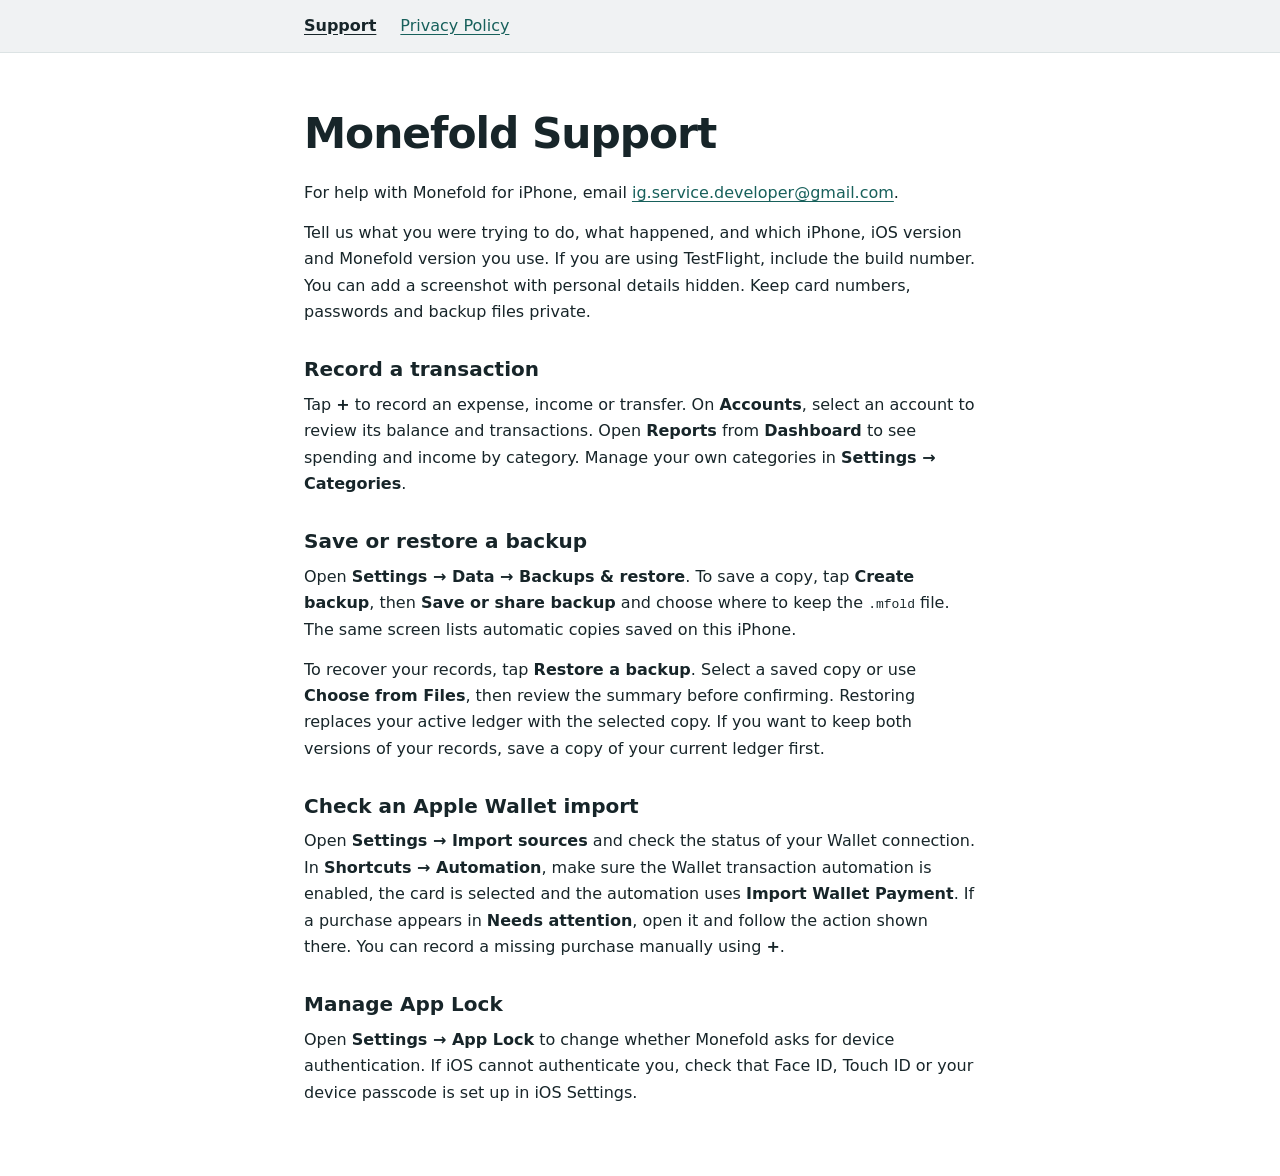
<file: index.html>
<!doctype html>
<html lang="en">
<head>
  <meta charset="utf-8">
  <meta name="viewport" content="width=device-width, initial-scale=1">
  <meta name="description" content="Get help with Monefold for iPhone, backups, and Apple Wallet import.">
  <title>Monefold Support</title>
  <link rel="stylesheet" href="./pages.css">
</head>
<body>
  <header class="site-header">
    <nav class="page-width" aria-label="Monefold pages">
      <a href="./index.html" aria-current="page">Support</a>
      <a href="./privacy.html">Privacy Policy</a>
    </nav>
  </header>
  <main class="page-width">
    <h1>Monefold Support</h1>
    <p>For help with Monefold for iPhone, email <a href="mailto:ig.service.developer@gmail.com">ig.service.developer@gmail.com</a>.</p>
    <p>Tell us what you were trying to do, what happened, and which iPhone, iOS version and Monefold version you use. If you are using TestFlight, include the build number. You can add a screenshot with personal details hidden. Keep card numbers, passwords and backup files private.</p>

    <section>
      <h2>Record a transaction</h2>
      <p>Tap <strong>+</strong> to record an expense, income or transfer. On <strong>Accounts</strong>, select an account to review its balance and transactions. Open <strong>Reports</strong> from <strong>Dashboard</strong> to see spending and income by category. Manage your own categories in <strong>Settings → Categories</strong>.</p>
    </section>

    <section>
      <h2>Save or restore a backup</h2>
      <p>Open <strong>Settings → Data → Backups &amp; restore</strong>. To save a copy, tap <strong>Create backup</strong>, then <strong>Save or share backup</strong> and choose where to keep the <code>.mfold</code> file. The same screen lists automatic copies saved on this iPhone.</p>
      <p>To recover your records, tap <strong>Restore a backup</strong>. Select a saved copy or use <strong>Choose from Files</strong>, then review the summary before confirming. Restoring replaces your active ledger with the selected copy. If you want to keep both versions of your records, save a copy of your current ledger first.</p>
    </section>

    <section>
      <h2>Check an Apple Wallet import</h2>
      <p>Open <strong>Settings → Import sources</strong> and check the status of your Wallet connection. In <strong>Shortcuts → Automation</strong>, make sure the Wallet transaction automation is enabled, the card is selected and the automation uses <strong>Import Wallet Payment</strong>. If a purchase appears in <strong>Needs attention</strong>, open it and follow the action shown there. You can record a missing purchase manually using <strong>+</strong>.</p>
    </section>

    <section>
      <h2>Manage App Lock</h2>
      <p>Open <strong>Settings → App Lock</strong> to change whether Monefold asks for device authentication. If iOS cannot authenticate you, check that Face ID, Touch ID or your device passcode is set up in iOS Settings.</p>
    </section>
  </main>
</body>
</html>
</file>
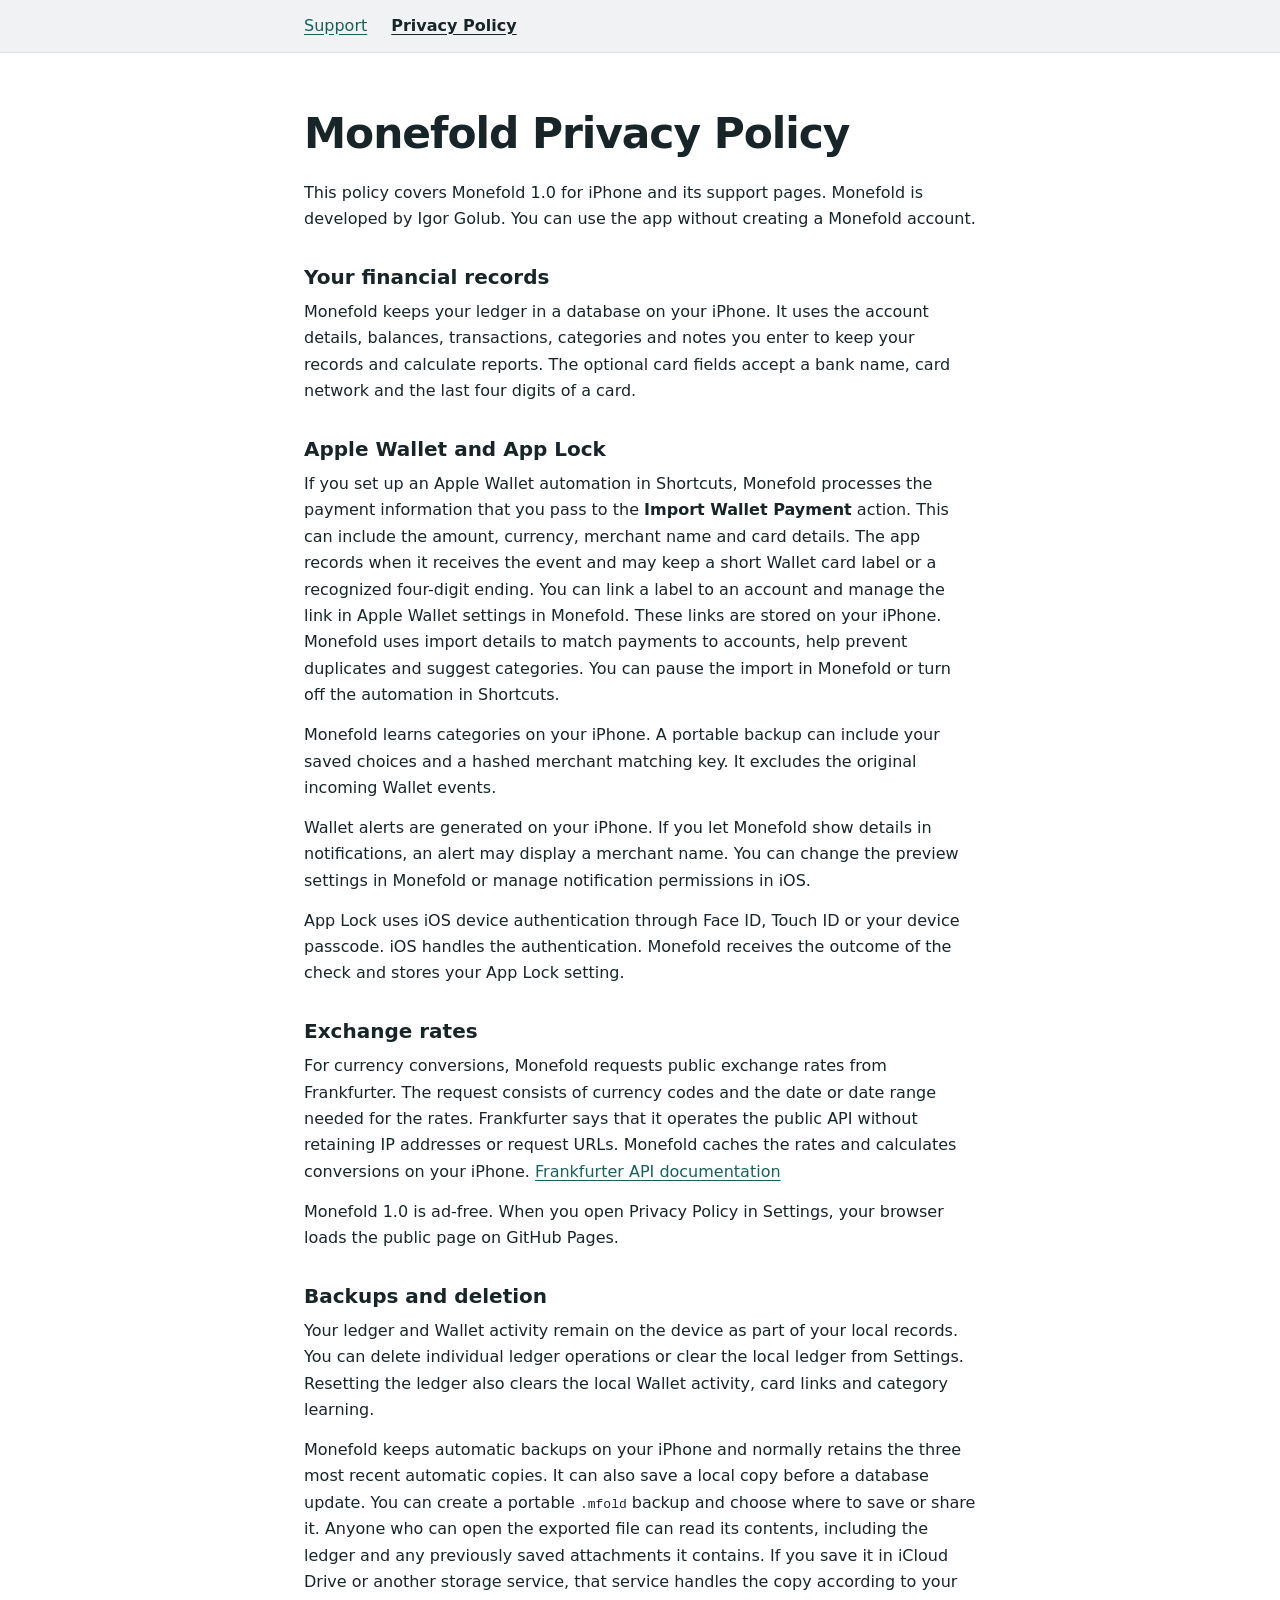
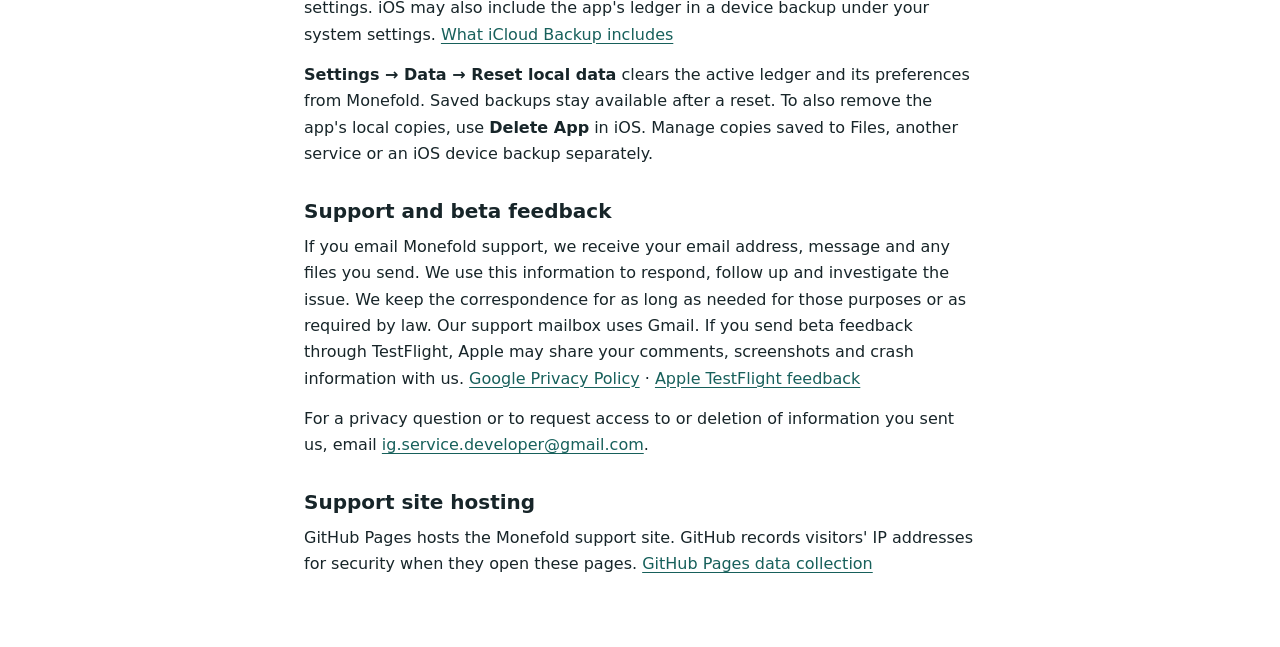
<file: privacy.html>
<!doctype html>
<html lang="en">
<head>
  <meta charset="utf-8">
  <meta name="viewport" content="width=device-width, initial-scale=1">
  <meta name="description" content="How Monefold for iPhone handles your ledger, Apple Wallet imports, backups and support requests.">
  <title>Monefold Privacy Policy</title>
  <link rel="stylesheet" href="./pages.css">
</head>
<body>
  <header class="site-header">
    <nav class="page-width" aria-label="Monefold pages">
      <a href="./index.html">Support</a>
      <a href="./privacy.html" aria-current="page">Privacy Policy</a>
    </nav>
  </header>
  <main class="page-width">
    <h1>Monefold Privacy Policy</h1>
    <p>This policy covers Monefold 1.0 for iPhone and its support pages. Monefold is developed by Igor Golub. You can use the app without creating a Monefold account.</p>

    <section>
      <h2>Your financial records</h2>
      <p>Monefold keeps your ledger in a database on your iPhone. It uses the account details, balances, transactions, categories and notes you enter to keep your records and calculate reports. The optional card fields accept a bank name, card network and the last four digits of a card.</p>
    </section>

    <section>
      <h2>Apple Wallet and App Lock</h2>
      <p>If you set up an Apple Wallet automation in Shortcuts, Monefold processes the payment information that you pass to the <strong>Import Wallet Payment</strong> action. This can include the amount, currency, merchant name and card details. The app records when it receives the event and may keep a short Wallet card label or a recognized four-digit ending. You can link a label to an account and manage the link in Apple Wallet settings in Monefold. These links are stored on your iPhone. Monefold uses import details to match payments to accounts, help prevent duplicates and suggest categories. You can pause the import in Monefold or turn off the automation in Shortcuts.</p>
      <p>Monefold learns categories on your iPhone. A portable backup can include your saved choices and a hashed merchant matching key. It excludes the original incoming Wallet events.</p>
      <p>Wallet alerts are generated on your iPhone. If you let Monefold show details in notifications, an alert may display a merchant name. You can change the preview settings in Monefold or manage notification permissions in iOS.</p>
      <p>App Lock uses iOS device authentication through Face ID, Touch ID or your device passcode. iOS handles the authentication. Monefold receives the outcome of the check and stores your App Lock setting.</p>
    </section>

    <section>
      <h2>Exchange rates</h2>
      <p>For currency conversions, Monefold requests public exchange rates from Frankfurter. The request consists of currency codes and the date or date range needed for the rates. Frankfurter says that it operates the public API without retaining IP addresses or request URLs. Monefold caches the rates and calculates conversions on your iPhone. <a href="https://frankfurter.dev/#faq">Frankfurter API documentation</a></p>
      <p>Monefold 1.0 is ad-free. When you open Privacy Policy in Settings, your browser loads the public page on GitHub Pages.</p>
    </section>

    <section>
      <h2>Backups and deletion</h2>
      <p>Your ledger and Wallet activity remain on the device as part of your local records. You can delete individual ledger operations or clear the local ledger from Settings. Resetting the ledger also clears the local Wallet activity, card links and category learning.</p>
      <p>Monefold keeps automatic backups on your iPhone and normally retains the three most recent automatic copies. It can also save a local copy before a database update. You can create a portable <code>.mfold</code> backup and choose where to save or share it. Anyone who can open the exported file can read its contents, including the ledger and any previously saved attachments it contains. If you save it in iCloud Drive or another storage service, that service handles the copy according to your settings. iOS may also include the app's ledger in a device backup under your system settings. <a href="https://support.apple.com/en-us/108770">What iCloud Backup includes</a></p>
      <p><strong>Settings → Data → Reset local data</strong> clears the active ledger and its preferences from Monefold. Saved backups stay available after a reset. To also remove the app's local copies, use <strong>Delete App</strong> in iOS. Manage copies saved to Files, another service or an iOS device backup separately.</p>
    </section>

    <section>
      <h2>Support and beta feedback</h2>
      <p>If you email Monefold support, we receive your email address, message and any files you send. We use this information to respond, follow up and investigate the issue. We keep the correspondence for as long as needed for those purposes or as required by law. Our support mailbox uses Gmail. If you send beta feedback through TestFlight, Apple may share your comments, screenshots and crash information with us. <a href="https://policies.google.com/privacy?hl=en">Google Privacy Policy</a> · <a href="https://developer.apple.com/help/app-store-connect/test-a-beta-version/view-tester-feedback/">Apple TestFlight feedback</a></p>
      <p>For a privacy question or to request access to or deletion of information you sent us, email <a href="mailto:ig.service.developer@gmail.com">ig.service.developer@gmail.com</a>.</p>
    </section>

    <section>
      <h2>Support site hosting</h2>
      <p>GitHub Pages hosts the Monefold support site. GitHub records visitors' IP addresses for security when they open these pages. <a href="https://docs.github.com/en/pages/getting-started-with-github-pages/what-is-github-pages#data-collection">GitHub Pages data collection</a></p>
    </section>
  </main>
</body>
</html>
</file>
<file: pages.css>
:root {
  color-scheme: light;
  color: #172529;
  background: #fff;
  font-family: Inter, system-ui, sans-serif;
  line-height: 1.65;
}

body {
  margin: 0;
}

.page-width {
  box-sizing: border-box;
  width: 100%;
  max-width: 46rem;
  margin-inline: auto;
  padding-inline: clamp(1rem, 5vw, 2rem);
}

.site-header {
  background: #f0f2f3;
  border-bottom: 1px solid #dce3e4;
}

nav {
  display: flex;
  flex-wrap: wrap;
  gap: 0.5rem 1.5rem;
  align-items: center;
  min-height: 3.25rem;
}

nav a {
  padding-block: 0.55rem;
}

a {
  color: #17605b;
  text-underline-offset: 0.18em;
  overflow-wrap: anywhere;
}

a[aria-current="page"] {
  color: #172529;
  font-weight: 700;
}

a:focus-visible {
  outline: 2px solid #17605b;
  outline-offset: 3px;
}

main {
  padding-block: clamp(2rem, 7vw, 3.5rem);
}

h1,
h2 {
  line-height: 1.2;
}

h1 {
  margin: 0 0 1.25rem;
  font-size: clamp(1.85rem, 5vw, 2.65rem);
  letter-spacing: -0.025em;
}

h2 {
  margin: 0 0 0.65rem;
  font-size: 1.25rem;
}

section {
  margin-top: 2rem;
}

p {
  margin: 0 0 0.85rem;
}
</file>
